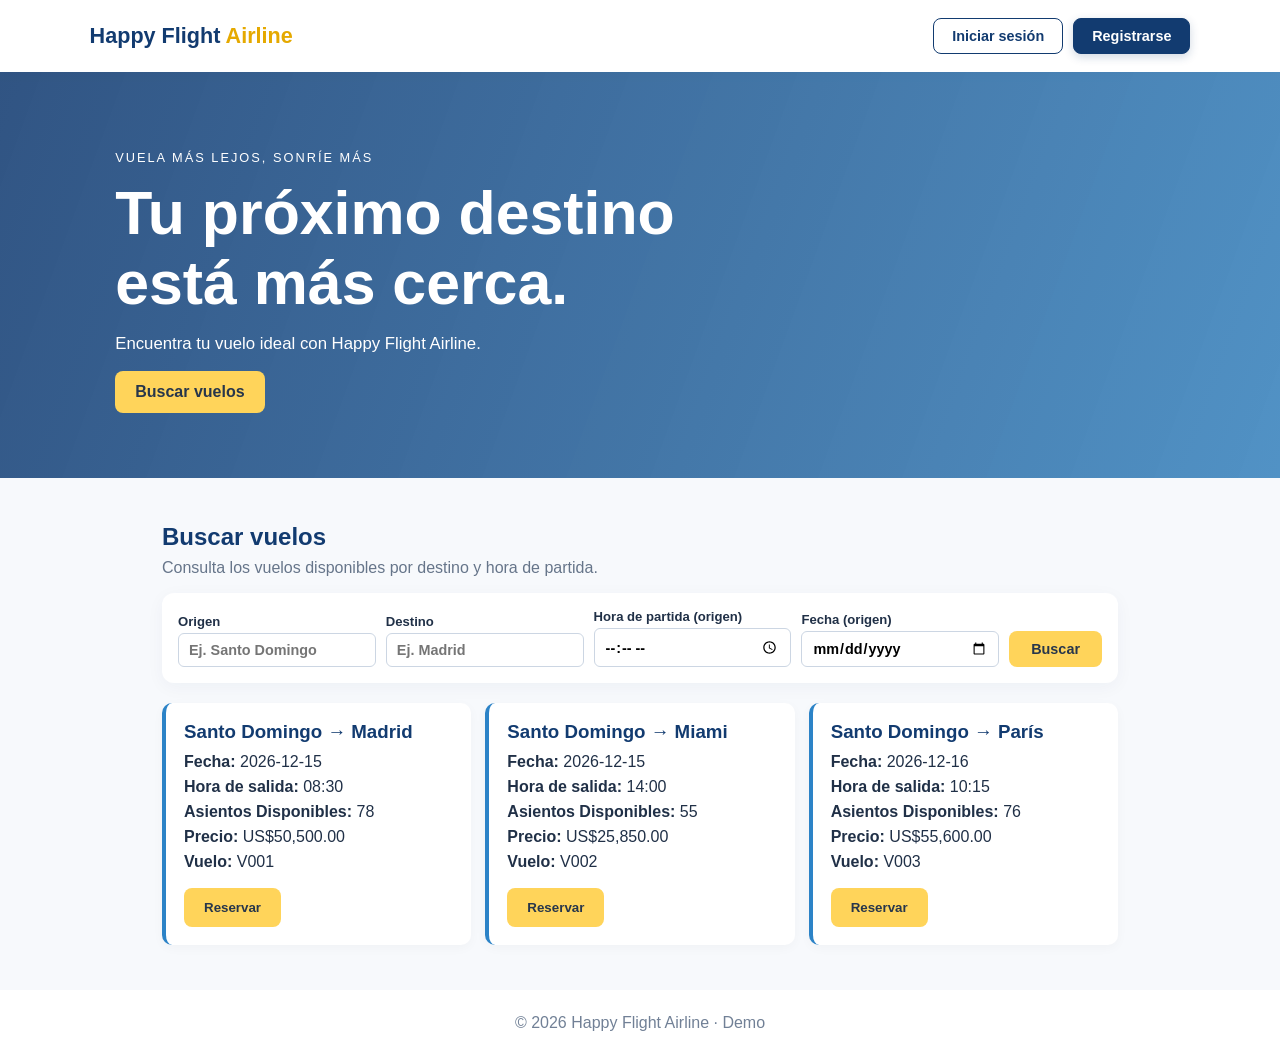
<file: index.html>
<!DOCTYPE html>
<html lang="es">
<head>
  <meta charset="UTF-8">
  <meta name="viewport" content="width=device-width, initial-scale=1.0">
  <title>Happy Flight Airline - Inicio</title>
  <link rel="stylesheet" href="css/style.css">
</head>
<body>
  <header class="encabezado">
    <a href="index.html" class="marca" style="text-decoration: none;">Happy Flight <span>Airline</span></a>
    <div class="acciones-sesion">
      <a href="#login" class="btn-sesion login">Iniciar sesión</a>
      <a href="#registro" class="btn-sesion registro">Registrarse</a>
    </div>
  </header>

  <main>
    <section class="hero" id="inicio">
      <div>
        <p class="etiqueta">Vuela más lejos, sonríe más</p>
        <h1>Tu próximo destino<br>está más cerca.</h1>
        <p>Encuentra tu vuelo ideal con Happy Flight Airline.</p>
        <a class="boton" href="#buscar">Buscar vuelos</a>
      </div>
    </section>

    <section class="seccion" id="buscar">
      <h2>Buscar vuelos</h2>
      <p class="subtitulo">Consulta los vuelos disponibles por destino y hora de partida.</p>
      <form id="form-busqueda" class="formulario busqueda">
        <label>Origen
          <input type="text" id="origen" placeholder="Ej. Santo Domingo" required>
        </label>
        <label>Destino
          <input type="text" id="destino" placeholder="Ej. Madrid" required>
        </label>
        <label>Hora de partida (origen)
          <input type="time" id="hora" required>
        </label>
        <label>Fecha (origen)
          <input type="date" id="fecha" required>
        </label>
        <button class="boton" type="submit">Buscar</button>
      </form>
      <div id="resultados" class="resultados">
        <p class="mensaje">Realiza una búsqueda para ver los vuelos.</p>
      </div>
    </section>

    <div id="resultados" class="resultados">
      
    </div>
  </main>

  <footer>© 2026 Happy Flight Airline · Demo </footer>
  <script src="js/index.js"></script>
</body>
</html>
</file>
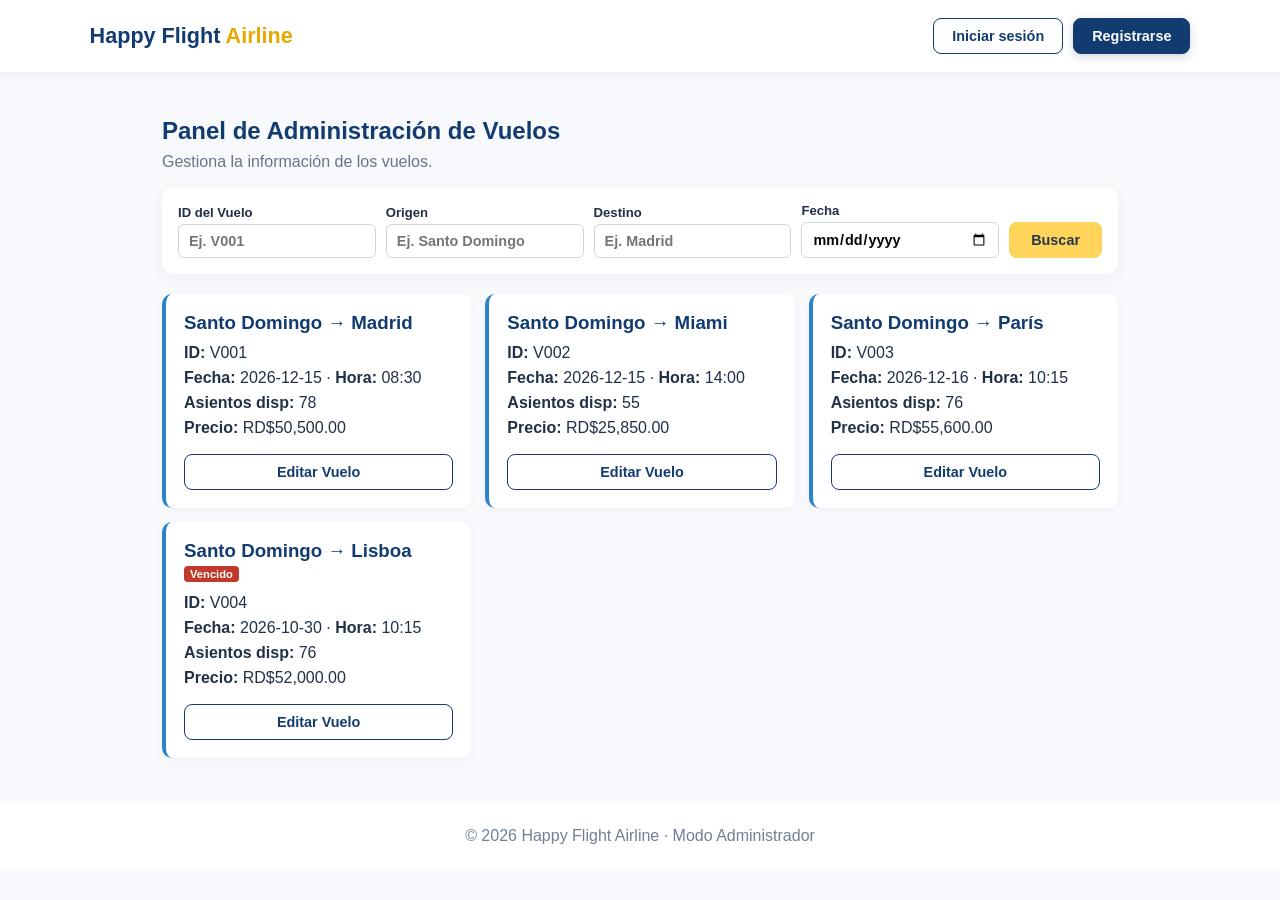
<file: actualizarVuelos.html>
<!DOCTYPE html>
<html lang="es">
<head>
  <meta charset="UTF-8">
  <meta name="viewport" content="width=device-width, initial-scale=1.0">
  <title>Happy Flight - Actualizar Vuelos</title>
  <link rel="stylesheet" href="css/style.css">
</head>
<body>
  <header class="encabezado">
    <a href="index.html" class="marca" style="text-decoration: none;">Happy Flight <span>Airline</span></a>

    <div class="acciones-sesion"></div>
  </header>

  <main>
    <section class="seccion">
      <h2>Panel de Administración de Vuelos</h2>
      <p class="subtitulo">Gestiona la información de los vuelos.</p>

      <!-- Barra de búsqueda del agente -->
      <form id="form-busqueda-admin" class="formulario busqueda" style="margin-bottom: 20px;">
        <label>ID del Vuelo
          <input type="text" id="filtro-id" placeholder="Ej. V001">
        </label>
        <label>Origen
          <input type="text" id="filtro-origen" placeholder="Ej. Santo Domingo">
        </label>
        <label>Destino
          <input type="text" id="filtro-destino" placeholder="Ej. Madrid">
        </label>
        <label>Fecha
          <input type="date" id="filtro-fecha">
        </label>
        <button class="boton" type="submit">Buscar</button>
      </form>

      <!-- Lista de vuelos -->
      <div id="lista-admin" class="resultados">
        <!-- Se inyectan las tarjetas de vuelos aquí -->
      </div>
    </section>
  </main>

  <!-- Modal de Edición -->
  <div id="modal-editar" class="modal-overlay" hidden>
    <div class="modal-content">
      <div class="modal-header">
        <h3>Editar Vuelo <span id="edit-vuelo-id"></span></h3>
        <button type="button" class="modal-close" id="btn-cerrar-editar">&times;</button>
      </div>
      
      <form id="form-editar-vuelo" class="auth-form">
        <label>Origen
          <input type="text" id="edit-origen" required>
        </label>
        <label>Destino
          <input type="text" id="edit-destino" required>
        </label>
        <label>Fecha de salida
          <input type="date" id="edit-fecha" required>
        </label>
        <label>Hora de salida
          <input type="time" id="edit-hora" required>
        </label>
        <label>Precio (DOP)
          <input type="number" id="edit-precio" min="0" step="0.01" required>
        </label>
        <label>Asientos disponibles
          <input type="number" id="edit-asientos" min="0" required>
        </label>

        <p id="edit-error" class="auth-error" hidden></p>

        <div class="reserva-botones" style="margin-top: 15px; display: flex; gap: 10px;">
          <button type="button" class="btn-sesion login" id="btn-cancelar-edit" style="flex: 1;">Cancelar</button>
          <button type="submit" class="boton" style="flex: 1;">Guardar Cambios</button>
        </div>
      </form>
    </div>
  </div>

  <footer>© 2026 Happy Flight Airline · Modo Administrador</footer>
  <script src="js/actualizarVuelos.js"></script>
</body>
</html>
</file>
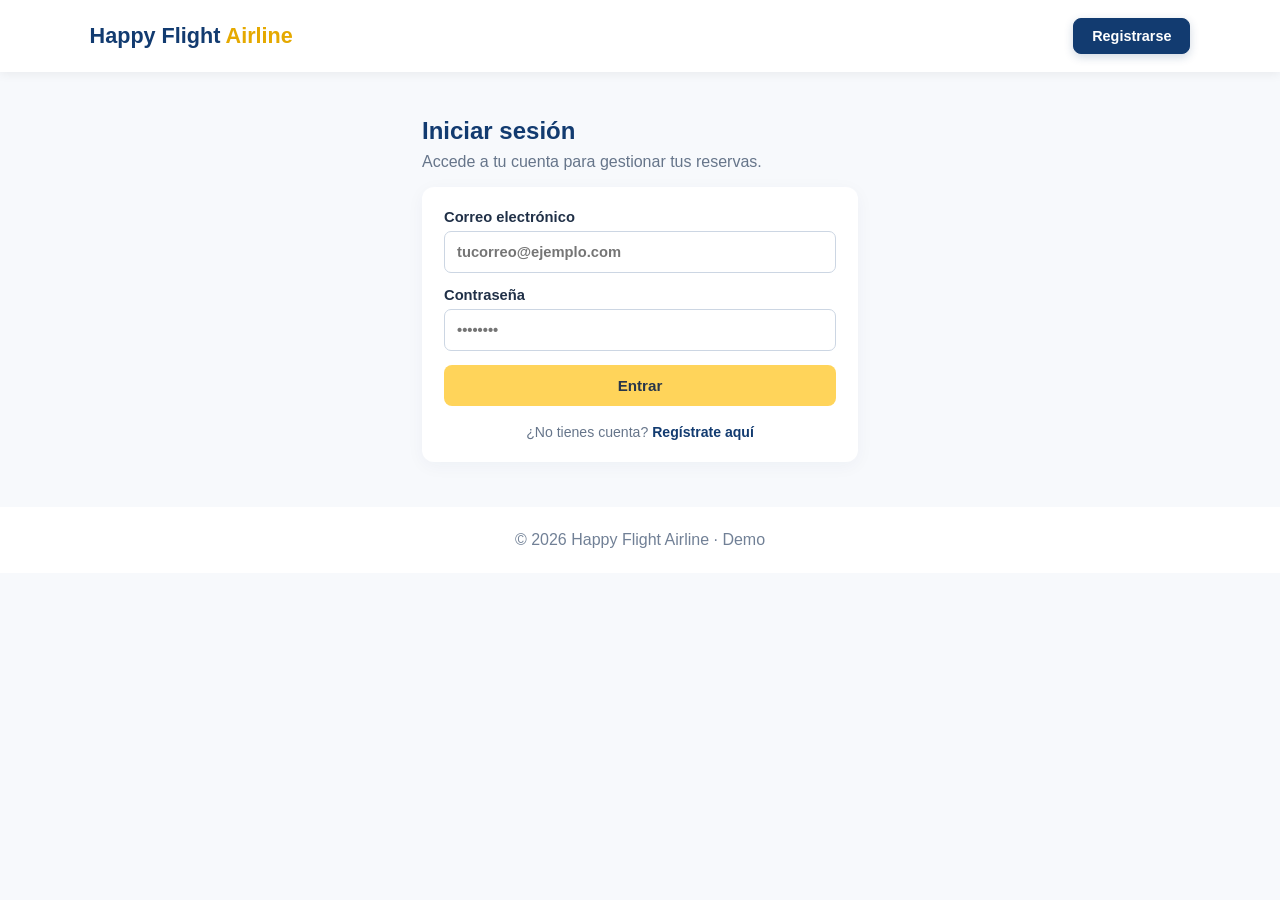
<file: login.html>
<!DOCTYPE html>
<html lang="es">
<head>
  <meta charset="UTF-8">
  <meta name="viewport" content="width=device-width, initial-scale=1.0">
  <title>Happy Flight Airline - Iniciar sesión · </title>
  <link rel="stylesheet" href="css/style.css">
</head>
<body>
  <header class="encabezado">
    <a href="index.html" class="marca" style="text-decoration: none;">Happy Flight <span>Airline</span></a>

    <div class="acciones-sesion">
      <a href="registro.html" class="btn-sesion registro">Registrarse</a>
    </div>
  </header>

  <main>
    <section class="seccion auth">
      <h2>Iniciar sesión</h2>
      <p class="subtitulo">Accede a tu cuenta para gestionar tus reservas.</p>

      <form id="form-login" class="formulario auth-form" novalidate>
        <label>Correo electrónico
          <input type="email" id="email" name="email" placeholder="tucorreo@ejemplo.com" required autocomplete="email">
        </label>

        <label>Contraseña
          <input type="password" id="password" name="password" placeholder="••••••••" required autocomplete="current-password">
        </label>

        <p id="login-error" class="auth-error" role="alert" hidden></p>

        <button class="boton" type="submit" id="btn-login">Entrar</button>

        <p class="auth-alt">
          ¿No tienes cuenta? <a href="registro.html">Regístrate aquí</a>
        </p>
      </form>
    </section>
  </main>

  <footer>© 2026 Happy Flight Airline · Demo</footer>
  <script src="js/login.js"></script>
</body>
</html>
</file>
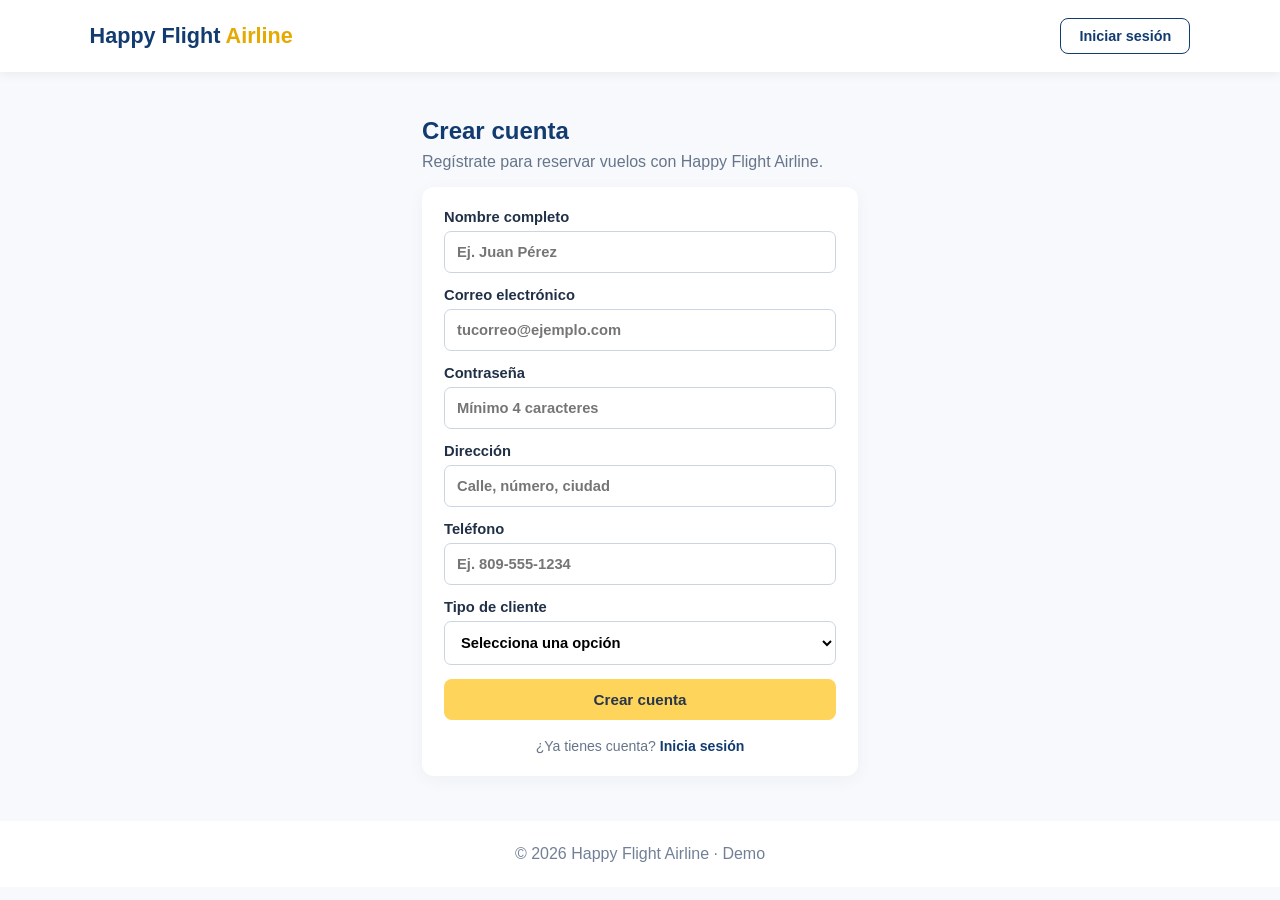
<file: perfil.html>
<!DOCTYPE html>
<html lang="es">
<head>
  <meta charset="UTF-8">
  <meta name="viewport" content="width=device-width, initial-scale=1.0">
  <title>Happy Flight Airline - Mi Perfil</title>
  <link rel="stylesheet" href="css/style.css">
</head>
<body>
  <header class="encabezado">
    <a href="index.html" class="marca" style="text-decoration: none;">Happy Flight <span>Airline</span></a>

    <div class="acciones-sesion"></div>
  </header>

  <main>
    <section class="seccion auth" style="max-width: 650px;">
      
      <!-- Mensajes -->
      <p id="perfil-error" class="auth-error" role="alert" hidden></p>
      <p id="perfil-ok" class="auth-ok" role="status" hidden></p>

      <!-- TARJETA DE MILLAS (Solo Ejecutivos) -->
      <div id="tarjeta-millas" class="pago-millas" style="margin-bottom: 20px; text-align: center;" hidden>
        <p style="margin: 0; font-size: 1rem;">Tus millas acumuladas:</p>
        <p style="margin: 5px 0 0; font-size: 1.8rem; font-weight: bold; color: #b28500;">
          <span id="perfil-millas">0</span> <span style="font-size: 1rem; color: #b28500;">millas</span>
        </p>
      </div>

      <!-- MODO LECTURA -->
      <div id="vista-lectura">
        <h2>Mi Perfil</h2>
        <p class="subtitulo">Esta es tu información personal registrada.</p>
        
        <div class="perfil-info-cards">
          <div class="info-item" style="grid-column: 1/-1;">
            <label>Nombre completo</label>
            <span id="view-nombre">-</span>
          </div>
          <div class="info-item" style="grid-column: 1/-1;">
            <label>Correo electrónico</label>
            <span id="view-email">-</span>
          </div>
          <div class="info-item">
            <label>Teléfono</label>
            <span id="view-telefono">-</span>
          </div>
          <div class="info-item">
            <label>Tipo de Cliente</label>
            <span id="view-tipoCliente" style="text-transform: capitalize;">-</span>
          </div>
          <div class="info-item" style="grid-column: 1/-1;">
            <label>Dirección</label>
            <span id="view-direccion">-</span>
          </div>
        </div>

        <div class="perfil-acciones">
          <button type="button" class="boton" id="btn-editar-perfil">Editar Perfil</button>
        </div>
      </div>

      <!-- MODO EDICIÓN -->
      <div id="vista-edicion" hidden>
        <h2>Editar Perfil</h2>
        <p class="subtitulo">Actualiza tus datos personales.</p>

        <form id="form-perfil" class="formulario auth-form" novalidate>
          <label>Nombre completo
            <input type="text" id="perfil-nombre" required>
          </label>

          <label>Correo electrónico
            <input type="email" id="perfil-email" required readonly style="background: #f4f6f9; color: #8896a8; cursor: not-allowed;" title="El correo no se puede cambiar">
          </label>

          <label>Nueva Contraseña (Opcional)
            <input type="password" id="perfil-password" placeholder="Dejar en blanco para no cambiar" minlength="4" autocomplete="new-password">
          </label>

          <label>Dirección
            <input type="text" id="perfil-direccion" required>
          </label>

          <label>Teléfono
            <input type="tel" id="perfil-telefono" required>
          </label>

          <label>Tipo de cliente
            <input type="text" id="perfil-tipoCliente" disabled style="background: #f4f6f9; color: #8896a8; cursor: not-allowed; text-transform: capitalize;">
          </label>

          <div class="perfil-acciones" style="margin-top: 10px;">
            <button type="button" class="btn-sesion login" id="btn-cancelar-edicion" style="flex: 1;">Cancelar</button>
            <button type="submit" class="boton" id="btn-guardar" style="flex: 1;">Guardar cambios</button>
          </div>
        </form>
      </div>

    </section>
  </main>

  <footer>© 2026 Happy Flight Airline · Demo</footer>
  <script src="js/perfil.js"></script>
</body>
</html>
</file>
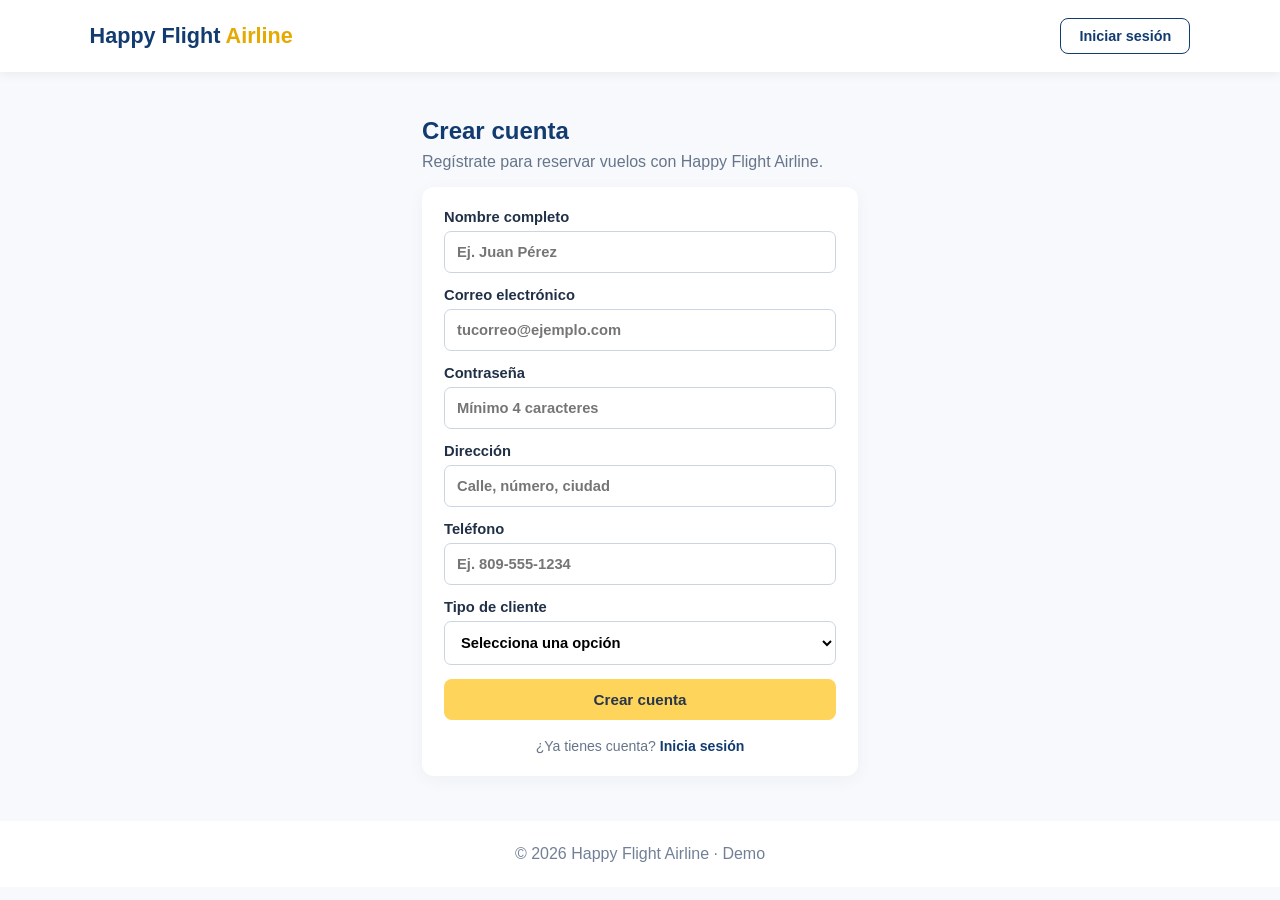
<file: registro.html>
<!DOCTYPE html>
<html lang="es">
<head>
  <meta charset="UTF-8">
  <meta name="viewport" content="width=device-width, initial-scale=1.0">
  <title>Happy Flight Airline - Registro</title>
  <link rel="stylesheet" href="css/style.css">
</head>
<body>
  <header class="encabezado">
    <a href="index.html" class="marca" style="text-decoration: none;">Happy Flight <span>Airline</span></a>

    <div class="acciones-sesion">
      <a href="login.html" class="btn-sesion login">Iniciar sesión</a>
    </div>
  </header>

  <main>
    <section class="seccion auth">
      <h2>Crear cuenta</h2>
      <p class="subtitulo">Regístrate para reservar vuelos con Happy Flight Airline.</p>

      <form id="form-registro" class="formulario auth-form" novalidate>
        <label>Nombre completo
          <input type="text" id="nombre" name="nombre" placeholder="Ej. Juan Pérez" required autocomplete="name">
        </label>

        <label>Correo electrónico
          <input type="email" id="email" name="email" placeholder="tucorreo@ejemplo.com" required autocomplete="email">
        </label>

        <label>Contraseña
          <input type="password" id="password" name="password" placeholder="Mínimo 4 caracteres" required minlength="4" autocomplete="new-password">
        </label>

        <label>Dirección
          <input type="text" id="direccion" name="direccion" placeholder="Calle, número, ciudad" required autocomplete="street-address">
        </label>

        <label>Teléfono
          <input type="tel" id="telefono" name="telefono" placeholder="Ej. 809-555-1234" required autocomplete="tel">
        </label>

        <label>Tipo de cliente
          <select id="tipoCliente" name="tipoCliente" required>
            <option value="" disabled selected>Selecciona una opción</option>
            <option value="minorista">Minorista</option>
            <option value="ejecutivo">Ejecutivo</option>
          </select>
        </label>

        <p id="registro-error" class="auth-error" role="alert" hidden></p>
        <p id="registro-ok" class="auth-ok" role="status" hidden></p>

        <button class="boton" type="submit" id="btn-registro">Crear cuenta</button>

        <p class="auth-alt">
          ¿Ya tienes cuenta? <a href="login.html">Inicia sesión</a>
        </p>
      </form>
    </section>
  </main>

  <footer>© 2026 Happy Flight Airline · Demo</footer>
  <script src="js/registro.js"></script>
</body>
</html>
</file>
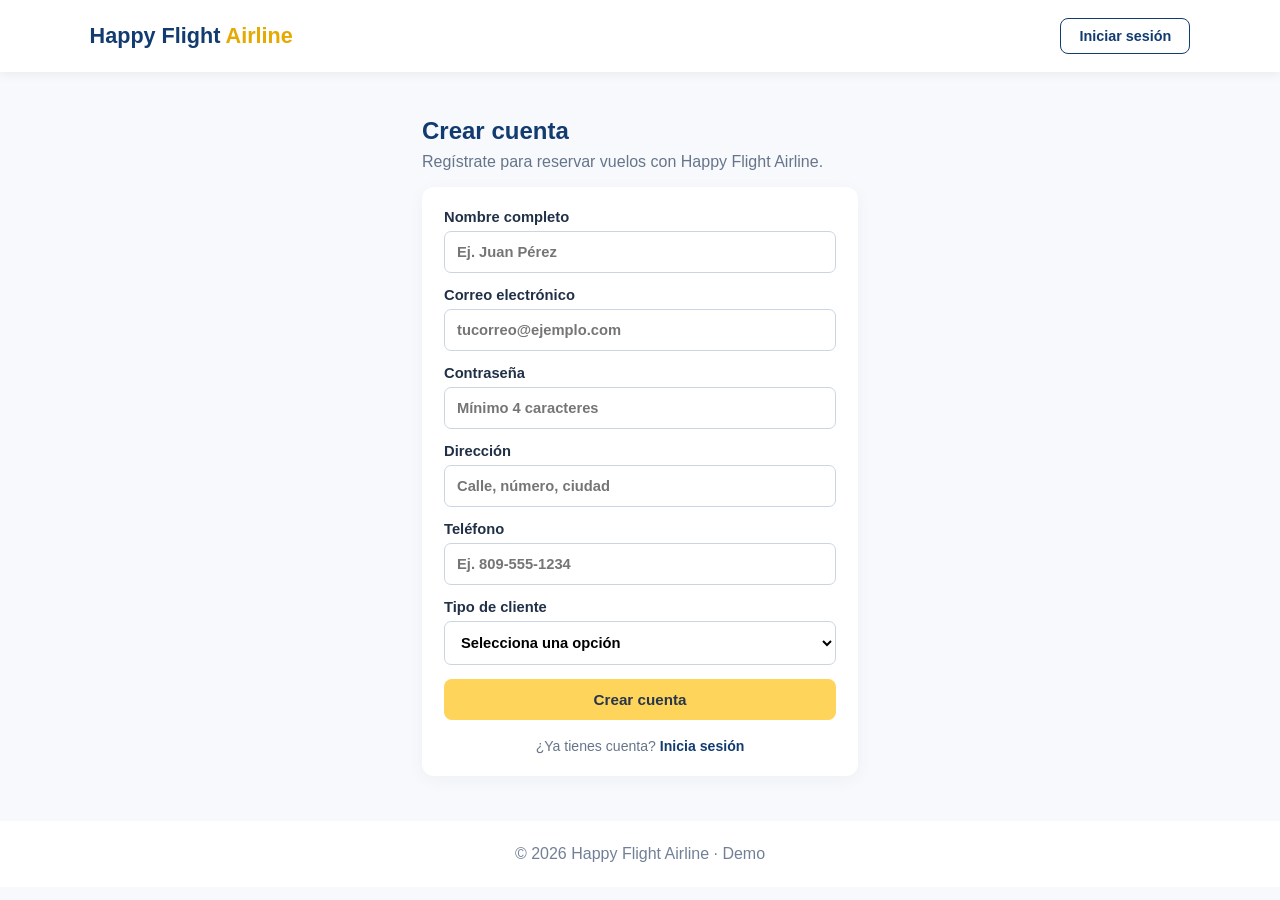
<file: reserva.html>
<!DOCTYPE html>
<html lang="es">
<head>
  <meta charset="UTF-8">
  <meta name="viewport" content="width=device-width, initial-scale=1.0">
  <title>Happy Flight Airline - Reservar vuelo</title>
  <link rel="stylesheet" href="css/style.css">
</head>
<body>
  <header class="encabezado">
    <a href="index.html" class="marca" style="text-decoration: none;">Happy Flight <span>Airline</span></a>

    <div class="acciones-sesion"></div>
  </header>

  <main>
    <section class="seccion">
      <h2>Reservar vuelo</h2>
      <p class="subtitulo" id="resumen-vuelo">Cargando información del vuelo…</p>

      <!-- Info del vuelo -->
      <div id="info-vuelo" class="info-vuelo" hidden></div>

      <!-- Mapa de asientos -->
      <div class="asientos-wrapper">
        <div class="asientos-leyenda">
          <span><span class="leyenda-swatch libre"></span> Libre</span>
          <span><span class="leyenda-swatch ocupado"></span> Ocupado</span>
          <span><span class="leyenda-swatch seleccionado"></span> Seleccionado</span>
        </div>

        <div class="cabina-frente">✈️ Frente del avión</div>

        <div id="mapa-asientos" class="mapa-asientos" role="grid" aria-label="Mapa de asientos"></div>
      </div>

      <!-- Resumen y acciones -->
      <div class="reserva-acciones">
        <p id="asiento-seleccionado" class="mensaje">Ningún asiento seleccionado.</p>
        <div class="reserva-botones">
          <a href="index.html" class="btn-sesion login">Cancelar</a>
          <button id="btn-confirmar" class="boton" disabled>Confirmar reserva</button>
        </div>
      </div>

      <p id="reserva-mensaje" class="auth-error" role="alert" hidden></p>
    </section>
  </main>

    <!-- Modal de Pago -->
  <div id="modal-pago" class="modal-overlay" hidden>
    <div class="modal-content">
      <div class="modal-header">
        <h3>Pago seguro</h3>
        <button type="button" class="modal-close" id="btn-cerrar-modal">&times;</button>
      </div>
      
      <div class="modal-body">
        <!-- Resumen a pagar -->
        <div class="pago-resumen">
          <p><strong>Vuelo:</strong> <span id="modal-ruta"></span></p>
          <p><strong>Asiento:</strong> <span id="modal-asiento"></span></p>
          <p class="pago-total">Total a pagar: <span id="modal-precio"></span></p>
        </div>

        <!-- Sección de Millas (solo ejecutivos) -->
        <div id="seccion-millas" class="pago-millas" hidden>
          <label>
            <input type="checkbox" id="chk-usar-millas">
            Canjear millas acumuladas
          </label>
          <div id="detalle-millas" class="millas-detalle" hidden>
            <p>Tienes <strong id="millas-disponibles">0</strong> millas disponibles.</p>
            <label>Millas a canjear (100 millas = $1.00 RD):
              <input type="number" id="input-millas" min="0" step="100" value="0">
            </label>
            <p>Descuento aplicado: <span id="descuento-millas">$0.00</span></p>
          </div>
        </div>

        <!-- Formulario de Tarjeta -->
        <form id="form-pago" class="form-tarjeta">
          <label>Nombre en la tarjeta
            <input type="text" id="tarjeta-nombre" placeholder="Ej. Juan Pérez" required>
          </label>
          
          <label>Número de tarjeta
            <input type="text" id="tarjeta-numero" placeholder="0000 0000 0000 0000" maxlength="19" required>
          </label>
          
          <div class="tarjeta-row">
            <label>Vencimiento (MM/AA)
              <input type="text" id="tarjeta-vencimiento" placeholder="MM/AA" maxlength="5" required>
            </label>
            <label>CVV
              <input type="text" id="tarjeta-cvv" placeholder="123" maxlength="3" required>
            </label>
          </div>

          <p id="pago-error" class="auth-error" role="alert" hidden></p>
          
          <button type="submit" class="boton" id="btn-pagar" style="width: 100%; margin-top: 15px;">
            Pagar <span id="btn-pagar-monto"></span>
          </button>
        </form>
      </div>
    </div>
  </div>

  <!-- Modal de Éxito -->
  <div id="modal-exito" class="modal-overlay" hidden>
    <div class="modal-content" style="text-align: center;">
      <div style="font-size: 3rem; margin-bottom: 10px;">🎉</div>
      <h3 style="color: var(--azul);">¡Reserva Exitosa!</h3>
      <p>Hemos enviado un correo de confirmación a <br><strong id="exito-email"></strong></p>
      <p id="exito-millas" class="mensaje"></p>
      <p>Serás redirigido a tus reservas en breve...</p>
    </div>
  </div>
  <footer>© 2026 Happy Flight Airline · Demo</footer>
  <script src="js/reserva.js"></script>
</body>
</html>
</file>
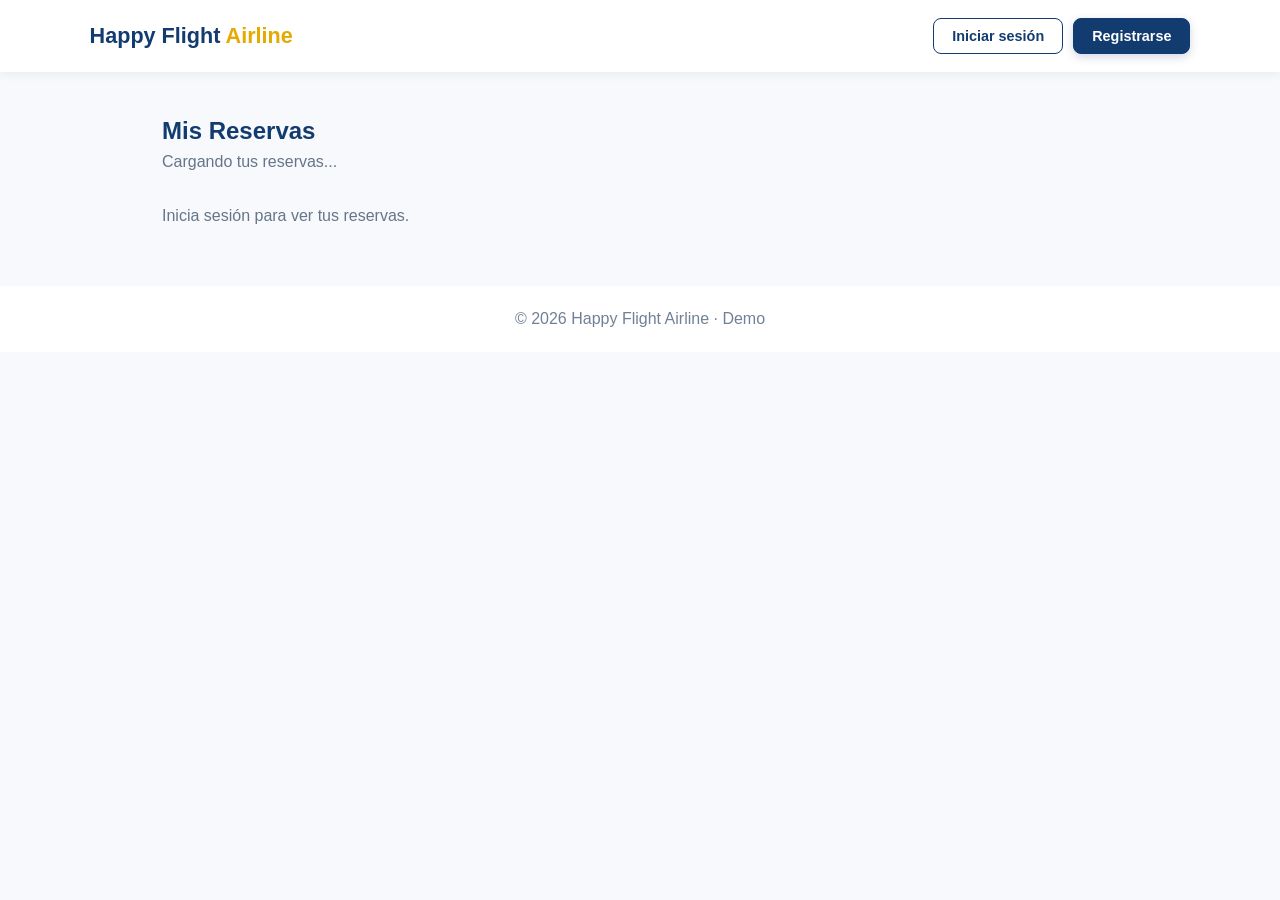
<file: reservas.html>
<!DOCTYPE html>
<html lang="es">
<head>
  <meta charset="UTF-8">
  <meta name="viewport" content="width=device-width, initial-scale=1.0">
  <title>Happy Flight Airline - Mis Reservas</title>
  <link rel="stylesheet" href="css/style.css">
</head>
<body>
  <header class="encabezado">
    <a href="index.html" class="marca" style="text-decoration: none;">Happy Flight <span>Airline</span></a>

    <div class="acciones-sesion"></div>
  </header>

  <main>
    <section class="seccion">
      <h2>Mis Reservas</h2>
      <p class="subtitulo" id="bienvenida">Cargando tus reservas...</p>

      <div id="lista-reservas" class="resultados">
        <!-- Aquí se inyectarán las tarjetas de reservas -->
      </div>
    </section>
  </main>

    <!-- Modal de Cancelación -->
  <div id="modal-cancelar" class="modal-overlay" hidden>
    <div class="modal-content">
      <div class="modal-header">
        <h3>Cancelar Reserva</h3>
        <button type="button" class="modal-close" id="btn-cerrar-cancelar">&times;</button>
      </div>
      <div class="modal-body">
        <p>¿Estás seguro de que deseas cancelar tu vuelo a <strong id="cancel-destino"></strong>?</p>
        
        <div id="aviso-reembolso" class="pago-resumen" style="background: #e8f8ef; border-left: 4px solid #1e8449;">
          <p><strong>Política de reembolso:</strong></p>
          <p id="cancel-porcentaje-texto">Se te devolverá el 100% de lo que pagaste.</p>
          <p class="pago-total" style="border-color: #a8d5b7;">Total a devolver: <span id="cancel-monto">RD$ 0.00</span></p>
        </div>
        
        <div id="aviso-no-reembolsable" class="auth-error" hidden>
          <p><strong>No es posible cancelar esta reserva.</strong></p>
          <p id="motivo-no-cancelable"></p>
        </div>

        <div class="reserva-botones" style="margin-top: 20px; display: flex; gap: 10px;">
          <button type="button" class="btn-sesion login" id="btn-abortar-cancelar" style="flex: 1;">Volver</button>
          <button type="button" class="boton" id="btn-confirmar-cancelar" style="flex: 1; background: #c0392b; color: white;">Confirmar Cancelación</button>
        </div>
      </div>
    </div>
  </div>

  <footer>© 2026 Happy Flight Airline · Demo</footer>
  
  <!-- Reutilizamos la lógica de sesión del index -->
  <script src="js/reservas.js"></script>


</body>
</html>
</file>
<file: css/style.css>
* { box-sizing: border-box; }
:root {
  --azul: #123b70;
  --azul-claro: #eaf3ff;
  --amarillo: #ffd45a;
  --texto: #203047;
}
body { margin: 0; font-family: Arial, Helvetica, sans-serif; color: var(--texto); background: #f7f9fc; }
.encabezado { display:flex; justify-content:space-between; align-items:center; padding:18px 7%; background:white; box-shadow:0 2px 10px #00000010; }
.marca { font-size:1.35rem; font-weight:bold; color:var(--azul); }
.marca span { color:#e5a900; }
nav { display:flex; gap:22px; }
nav a { text-decoration:none; color:var(--azul); font-weight:600; }
.hero { min-height:340px; padding:65px 9%; display:flex; align-items:center; color:white; background:linear-gradient(110deg,#123b70dd,#2878b8cc), url("https://images.unsplash.com/photo-1436491865332-7a61a109cc05?auto=format&fit=crop&w=1600&q=80") center/cover; }
.hero h1 { font-size:clamp(2.2rem,5vw,3.8rem); margin:12px 0; }
.hero p { font-size:1.05rem; }
.etiqueta { text-transform:uppercase; letter-spacing:2px; font-size:.8rem !important; }
.seccion { max-width:1000px; margin:45px auto; padding:0 22px; }
h2 { color:var(--azul); margin-bottom:8px; }
.subtitulo { color:#66758a; margin-top:0; }
.formulario { display:grid; grid-template-columns:repeat(auto-fit,minmax(220px,1fr)); gap:16px; background:white; padding:22px; border-radius:12px; box-shadow:0 4px 18px #17365d0b; }
.formulario label { display:flex; flex-direction:column; gap:7px; font-weight:600; font-size:.92rem; }
input, select { width:100%; padding:12px; border:1px solid #ccd6e3; border-radius:7px; font:inherit; background:white; }
input:focus, select:focus { outline:2px solid #9bc7ff; border-color:#4b91d8; }
.boton { border:0; border-radius:8px; padding:12px 20px; background:var(--amarillo); color:#27364b; font-weight:bold; cursor:pointer; text-decoration:none; display:inline-block; }
.boton:hover { filter:brightness(.96); }
.busqueda { align-items:end; }
.busqueda .boton { min-height:43px; }
.resultados { display:grid; grid-template-columns:repeat(auto-fit,minmax(230px,1fr)); gap:14px; margin-top:20px; }
.vuelo { background:white; padding:18px; border-radius:10px; border-left:4px solid #2c83c7; box-shadow:0 3px 12px #00000008; }
.vuelo h3 { margin:0 0 10px; color:var(--azul); }
.vuelo p { margin:7px 0; }
.vuelo .boton { margin-top:10px; }
.mensaje { color:#66758a; }
.registro { padding-bottom:35px; }
#form-registro .boton { grid-column:1/-1; justify-self:start; }
footer { text-align:center; padding:24px; color:#718096; background:white; }
@media (max-width:600px) { .encabezado { flex-direction:column; gap:14px; } nav { gap:15px; } .hero { padding:50px 7%; } }

.acciones-sesion {
  display: flex;
  align-items: center;
  gap: 10px;
}

.btn-sesion {
  padding: 9px 18px;
  border-radius: 8px;
  font-weight: 600;
  font-size: 0.9rem;
  text-decoration: none;
  transition: all 0.2s ease;
  cursor: pointer;
  border: 1.5px solid var(--azul);
}

.btn-sesion.login {
  color: var(--azul);
  background: transparent;
}

.btn-sesion.login:hover {
  background: var(--azul-claro);
}

.btn-sesion.registro {
  color: white;
  background: var(--azul);
  border-color: var(--azul);
  box-shadow: 0 3px 10px #123b7033;
}

.btn-sesion.registro:hover {
  background: #0e2f5a;
  transform: translateY(-1px);
  box-shadow: 0 5px 14px #123b7044;
}

.formulario.busqueda {
  display: flex;
  flex-wrap: wrap;
  align-items: flex-end;
  gap: 10px;
  padding: 16px;
}

.formulario.busqueda label {
  flex: 1 1 130px;     
  min-width: 110px;
  font-size: 0.82rem;
  gap: 4px;
}

.formulario.busqueda input {
  padding: 8px 10px;
  font-size: 0.9rem;
  border-radius: 6px;
}

.formulario.busqueda .boton {
  flex: 0 0 auto;
  min-height: 36px;
  padding: 8px 22px;
  font-size: 0.9rem;
  align-self: flex-end;
}

@media (max-width: 700px) {
  .formulario.busqueda label {
    flex: 1 1 100%;
  }
  .formulario.busqueda .boton {
    width: 100%;
  }
}

/* ===== Acciones de sesión ===== */
.acciones-sesion {
  display: flex;
  align-items: center;
  gap: 10px;
}

.btn-sesion {
  padding: 9px 18px;
  border-radius: 8px;
  font-weight: 600;
  font-size: 0.9rem;
  text-decoration: none;
  transition: all 0.2s ease;
  cursor: pointer;
  border: 1.5px solid var(--azul);
}

.btn-sesion.login {
  color: var(--azul);
  background: transparent;
}

.btn-sesion.login:hover {
  background: var(--azul-claro);
}

.btn-sesion.registro {
  color: white;
  background: var(--azul);
  border-color: var(--azul);
  box-shadow: 0 3px 10px #123b7033;
}

.btn-sesion.registro:hover {
  background: #0e2f5a;
  transform: translateY(-1px);
  box-shadow: 0 5px 14px #123b7044;
}

/* ===== Menú de usuario ===== */
.menu-usuario {
  position: relative;
  display: inline-block;
}

.btn-usuario {
  display: inline-flex;
  align-items: center;
  gap: 8px;
  padding: 8px 14px;
  border-radius: 22px;
  border: 1.5px solid var(--azul);
  background: var(--azul-claro);
  color: var(--azul);
  font-weight: 600;
  font-size: 0.88rem;
  cursor: pointer;
  font-family: inherit;
  max-width: 200px;
  transition: background 0.2s ease;
}

.btn-usuario:hover {
  background: #dbe9ff;
}

.btn-usuario-nombre {
  overflow: hidden;
  text-overflow: ellipsis;
  white-space: nowrap;
}

.btn-usuario-flecha {
  font-size: 0.75rem;
  transition: transform 0.2s ease;
}

.btn-usuario[aria-expanded="true"] .btn-usuario-flecha {
  transform: rotate(180deg);
}

/* Dropdown: SIN animación, controlado solo por [hidden] */
.dropdown-usuario {
  position: absolute;
  top: calc(100% + 8px);
  right: 0;
  min-width: 190px;
  background: white;
  border-radius: 10px;
  box-shadow: 0 8px 24px #0000001a;
  padding: 8px;
  display: flex;
  flex-direction: column;
  gap: 4px;
  z-index: 100;
}

/* Regla clave: hidden siempre gana */
[hidden] {
  display: none !important;
}

.dropdown-item {
  display: block;
  width: 100%;
  text-align: left;
  padding: 10px 12px;
  border-radius: 6px;
  font-size: 0.9rem;
  font-weight: 600;
  color: var(--azul);
  background: transparent;
  border: none;
  text-decoration: none;
  cursor: pointer;
  font-family: inherit;
  transition: background 0.15s ease;
}

.dropdown-item:hover {
  background: var(--azul-claro);
}

.dropdown-item.cerrar {
  color: #c0392b;
}

.dropdown-item.cerrar:hover {
  background: #fdecea;
}

/* ===== Formulario de autenticación (login / registro) ===== */
.auth {
  max-width: 480px;
}

.auth-form {
  display: flex;
  flex-direction: column;
  gap: 14px;
  grid-template-columns: none; /* anula el grid heredado de .formulario */
}

.auth-form label {
  display: flex;
  flex-direction: column;
  gap: 6px;
  font-weight: 600;
  font-size: 0.92rem;
}

.auth-form .boton {
  align-self: stretch;
  padding: 12px 20px;
  font-size: 0.95rem;
}

.auth-error {
  margin: 0;
  padding: 10px 14px;
  background: #fdecea;
  color: #c0392b;
  border-left: 4px solid #c0392b;
  border-radius: 6px;
  font-size: 0.88rem;
}

.auth-alt {
  margin: 4px 0 0;
  font-size: 0.88rem;
  color: #66758a;
  text-align: center;
}

.auth-alt a {
  color: var(--azul);
  font-weight: 600;
  text-decoration: none;
}

.auth-alt a:hover {
  text-decoration: underline;
}

/* ===== Mensaje de éxito (registro) ===== */
.auth-ok {
  margin: 0;
  padding: 10px 14px;
  background: #e8f8ef;
  color: #1e8449;
  border-left: 4px solid #1e8449;
  border-radius: 6px;
  font-size: 0.88rem;
}

/* ===== Info del vuelo ===== */
.info-vuelo {
  background: white;
  border-radius: 12px;
  padding: 16px 20px;
  margin-bottom: 22px;
  box-shadow: 0 4px 18px #17365d0b;
}
.info-vuelo p { margin: 6px 0; }

/* ===== Mapa de asientos ===== */

.asientos-wrapper {
  background: white;
  border-radius: 12px;
  padding: 20px;
  box-shadow: 0 4px 18px #17365d0b;
  overflow-x: auto;
}

.asientos-leyenda {
  display: flex;
  gap: 18px;
  flex-wrap: wrap;
  margin-bottom: 14px;
  font-size: 0.85rem;
  color: #66758a;
}
.asientos-leyenda > span {
  display: inline-flex;
  align-items: center;
  gap: 6px;
}
.leyenda-swatch {
  width: 16px;
  height: 16px;
  border-radius: 4px;
  display: inline-block;
}
.leyenda-swatch.libre { background: #eaf3ff; border: 1px solid #b6d1ef; }
.leyenda-swatch.ocupado { background: #cfd8e3; border: 1px solid #a8b3c1; }
.leyenda-swatch.seleccionado { background: var(--amarillo); border: 1px solid #e0b400; }

.cabina-frente {
  text-align: center;
  font-size: 0.85rem;
  color: #66758a;
  border-bottom: 2px dashed #d9e3ef;
  padding-bottom: 10px;
  margin-bottom: 14px;
}

.mapa-asientos {
  display: flex;
  flex-direction: column;
  gap: 8px;
  min-width: max-content;
}

.asientos-fila {
  display: grid;
  grid-template-columns: 28px repeat(var(--filas, 4), 26px); 
  gap: 6px;
  align-items: center;
}

.asientos-fila.cabecera {
  margin-bottom: 4px;
}

.asiento-etiqueta {
  font-weight: 700;
  color: var(--azul);
  text-align: center;
  font-size: 0.85rem;
}

.asiento-numero {
  font-size: 0.72rem;
  color: #8896a8;
  text-align: center;
}

.asiento {
  width: 26px;
  height: 26px;
  border-radius: 6px;
  border: 1px solid #b6d1ef;
  background: #eaf3ff;
  cursor: pointer;
  padding: 0;
  transition: transform 0.1s ease, background 0.15s ease;
  margin: 1px 0;
}

.asiento:hover:not(.ocupado):not(.seleccionado) {
  background: #d6e8ff;
  transform: scale(1.08);
}

.asiento.ocupado {
  background: #cfd8e3;
  border-color: #a8b3c1;
  cursor: not-allowed;
}

.asiento.seleccionado {
  background: var(--amarillo);
  border-color: #e0b400;
  box-shadow: 0 0 0 2px #ffe99a;
}

/* ===== Acciones de reserva ===== */
.reserva-acciones {
  margin-top: 22px;
  display: flex;
  flex-wrap: wrap;
  justify-content: space-between;
  align-items: center;
  gap: 12px;
}
.reserva-botones {
  display: flex;
  gap: 10px;
}
/* Ajuste para que las tarjetas de reservas no sean tan anchas */
#lista-reservas {
  grid-template-columns: repeat(auto-fit, minmax(280px, 1fr));
}
/* ===== Modales de Pago ===== */
.modal-overlay {
  position: fixed;
  top: 0; left: 0; right: 0; bottom: 0;
  background: rgba(0, 0, 0, 0.6);
  display: flex;
  align-items: center;
  justify-content: center;
  z-index: 1000;
  padding: 20px;
}

.modal-overlay[hidden] {
  display: none !important;
}

.modal-content {
  background: white;
  border-radius: 14px;
  padding: 24px;
  width: 100%;
  max-width: 450px;
  box-shadow: 0 10px 40px rgba(0,0,0,0.2);
  animation: aparecer 0.2s ease;
}

.modal-header {
  display: flex;
  justify-content: space-between;
  align-items: center;
  margin-bottom: 20px;
}

.modal-header h3 {
  margin: 0;
  color: var(--azul);
}

.modal-close {
  background: none;
  border: none;
  font-size: 1.5rem;
  cursor: pointer;
  color: #8896a8;
}

.modal-close:hover {
  color: #c0392b;
}

.pago-resumen {
  background: var(--azul-claro);
  padding: 15px;
  border-radius: 8px;
  margin-bottom: 20px;
}

.pago-resumen p {
  margin: 5px 0;
  font-size: 0.9rem;
}

.pago-total {
  font-size: 1.1rem !important;
  font-weight: bold;
  color: var(--azul);
  margin-top: 10px !important;
  border-top: 1px solid #ccd6e3;
  padding-top: 10px;
}

/* Sección de Millas */
.pago-millas {
  background: #fff8e1;
  border: 1px solid #ffe082;
  padding: 15px;
  border-radius: 8px;
  margin-bottom: 20px;
}

.pago-millas label {
  display: flex;
  align-items: center;
  gap: 8px;
  font-weight: bold;
  color: #b28500;
  cursor: pointer;
}

.millas-detalle {
  margin-top: 12px;
  font-size: 0.85rem;
}

.millas-detalle input[type="number"] {
  padding: 6px;
  border: 1px solid #ccd6e3;
  border-radius: 4px;
  width: 100%;
  margin-top: 4px;
}

/* Formulario de tarjeta */
.form-tarjeta {
  display: flex;
  flex-direction: column;
  gap: 12px;
}

.form-tarjeta label {
  display: flex;
  flex-direction: column;
  gap: 5px;
  font-size: 0.85rem;
  font-weight: 600;
}

.form-tarjeta input {
  padding: 10px;
  border: 1px solid #ccd6e3;
  border-radius: 6px;
  font: inherit;
}

.tarjeta-row {
  display: grid;
  grid-template-columns: 1fr 1fr;
  gap: 10px;
}
/* Estilos específicos para la vista del perfil */
.perfil-info-cards {
  display: grid;
  grid-template-columns: repeat(auto-fit, minmax(200px, 1fr));
  gap: 15px;
  background: white;
  padding: 22px;
  border-radius: 12px;
  box-shadow: 0 4px 18px #17365d0b;
  margin-bottom: 20px;
}
.info-item {
  display: flex;
  flex-direction: column;
  gap: 4px;
}
.info-item label {
  font-size: 0.8rem;
  color: #66758a;
  font-weight: bold;
  text-transform: uppercase;
  letter-spacing: 0.5px;
}
.info-item span {
  font-size: 1.05rem;
  color: var(--azul);
  font-weight: 600;
}
.perfil-acciones {
  display: flex;
  gap: 10px;
  margin-top: 20px;
}

a.marca {
  text-decoration: none;
  display: inline-block;
  transition: opacity 0.2s ease;
}

a.marca:hover {
  opacity: 0.85; /* Un pequeño efecto visual al pasar el mouse */
}
</file>
